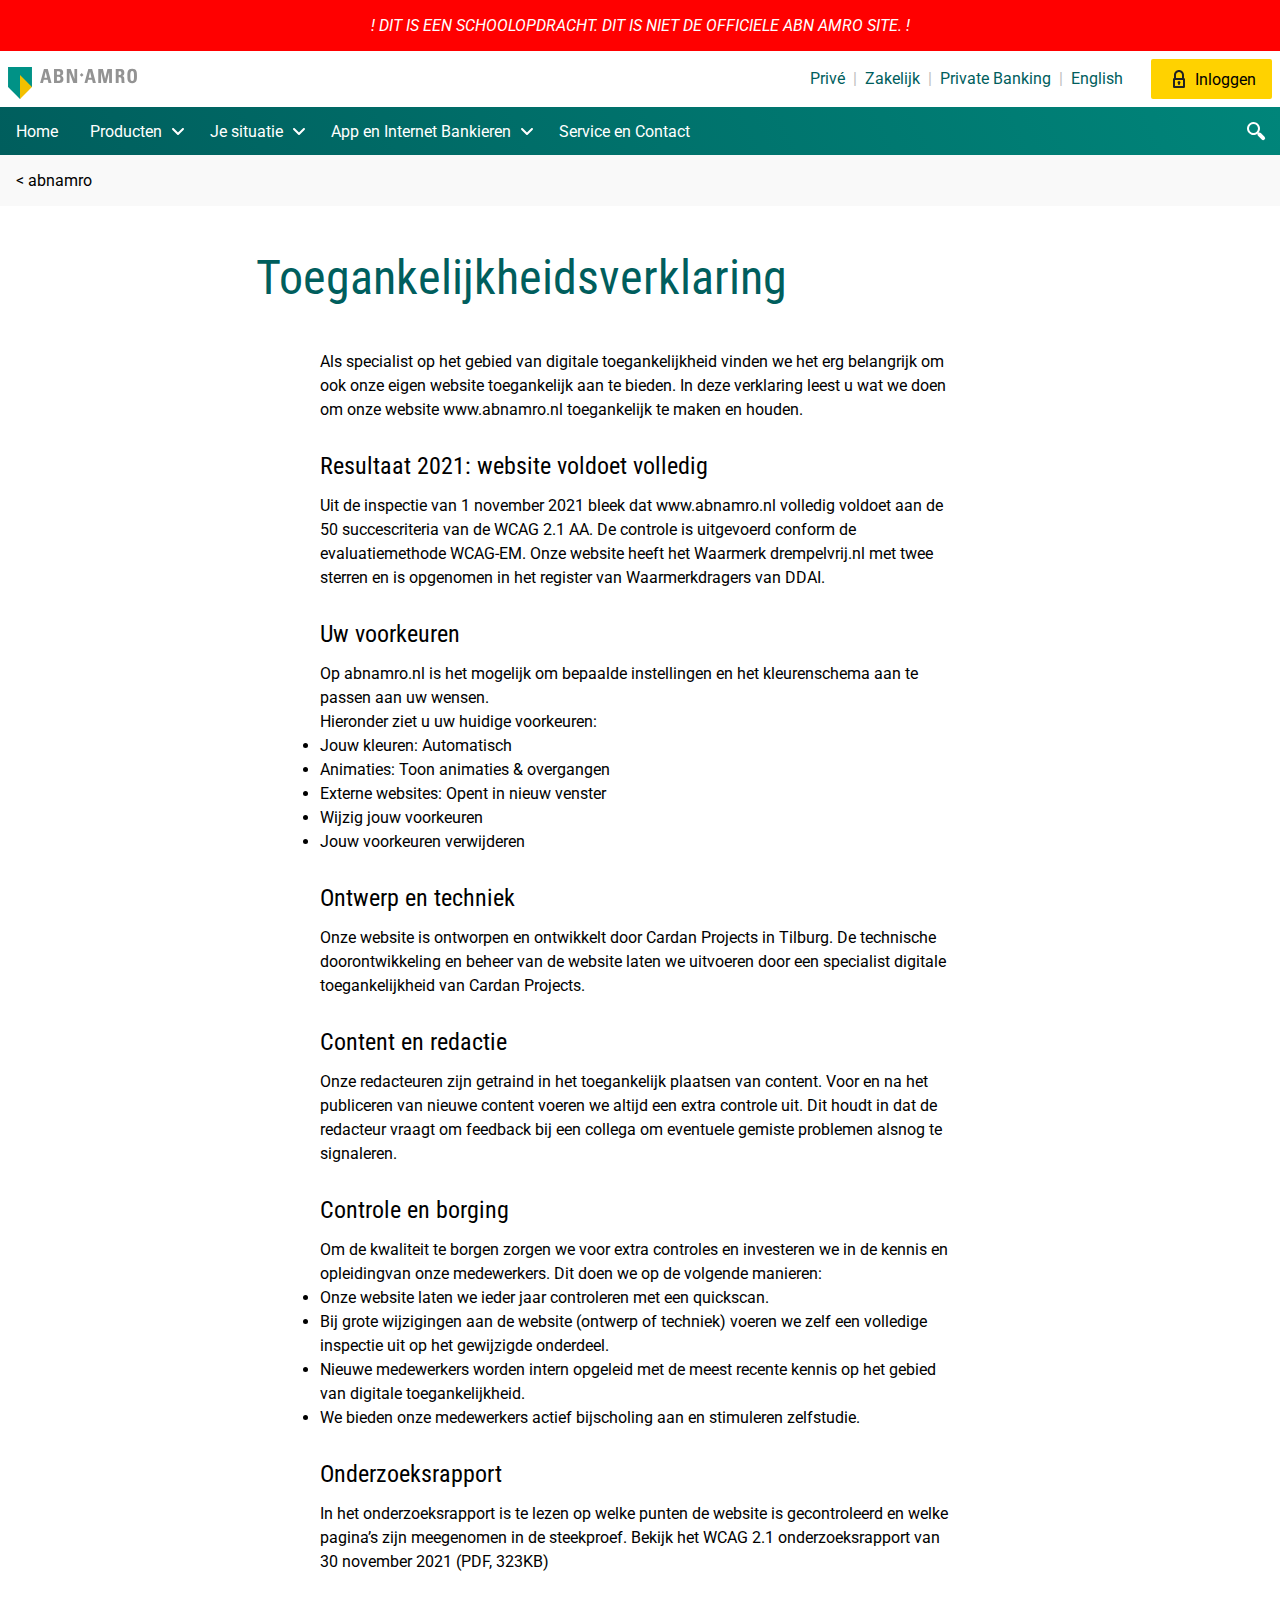
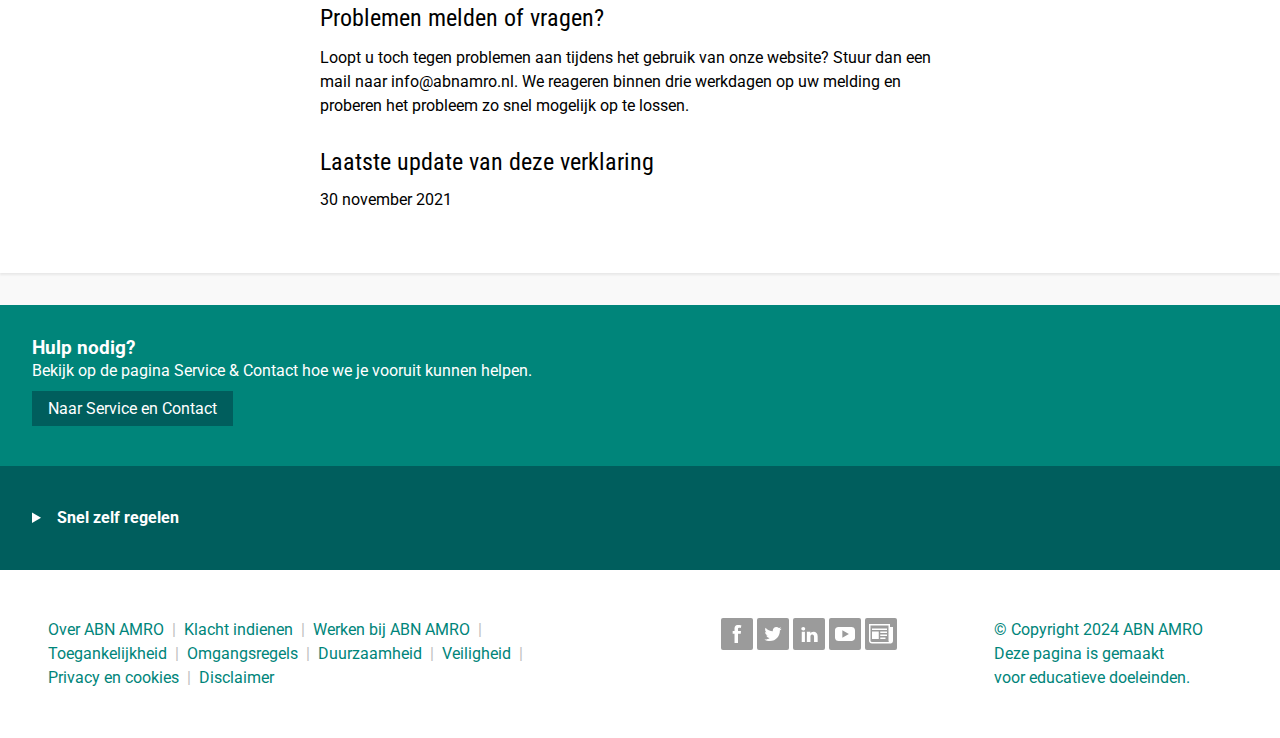
<file: index.html>
<!DOCTYPE html>
<html lang="nl">

<head>
    <meta charset="UTF-8">
    <meta name="viewport" content="width=device-width, initial-scale=1.0">
    <title>ABN AMRO</title>

    <link rel="icon" type="image/x-icon" href="assets/favicon.ico">
    <link rel="stylesheet" href="styles/style.css">

    <link rel="preconnect" href="https://fonts.googleapis.com">
    <link rel="preconnect" href="https://fonts.gstatic.com" crossorigin>
    <link
        href="https://fonts.googleapis.com/css2?family=Roboto+Condensed:ital,wght@0,100..900;1,100..900&family=Roboto:ital,wght@0,100;0,300;0,400;0,500;0,700;0,900;1,100;1,300;1,400;1,500;1,700;1,900&display=swap"
        rel="stylesheet">
</head>

<body>
    <header>
        <div class="alert"><em>! DIT IS EEN SCHOOLOPDRACHT. DIT IS NIET DE OFFICIELE ABN AMRO SITE. !</em></div>
        <a href="#main" class="visually-hidden">Skip to main content</a>

        <nav class="nav-secondary">
            <div class="container">
                <a href="#" class="logo" aria-label="home"><img src="assets/abn.svg" height="100" alt=""></a>
                <ul class="desktop-only inline-link-list">
                    <li><a href="#">Privé</a></li>
                    <li><a href="#">Zakelijk</a></li>
                    <li><a href="#">Private Banking</a></li>
                    <li><a href="#">English</a></li>
                </ul>
                <a href="#" class="sign-in"><img src="assets/lock.svg" alt="">Inloggen</a>
            </div>
        </nav>

        <nav class="nav-primary">
            <div class="container">
                <ul>
                    <li class="desktop-only">
                        <a href="#">Home</a>
                    </li>
                    <li>
                        <button class="button-producten button-nav-primary" aria-expanded="false"
                            aria-controls="producten">Producten</button>
                        <nav class="subnav collapsed" id="producten">
                            <ul class="container">
                                <li><button>Betalen & Creditcards</button></li>
                                <li><button>Hypotheken</button></li>
                                <li><button>Geld Lenen</button></li>
                                <li><button>Beleggen</button></li>
                                <li><button>Sparen</button></li>
                                <li><button>Verzekeringen</button></li>
                                <li><button>Pensioen</button></li>
                            </ul>
                        </nav>
                    </li>
                    <li>
                        <button class="button-situatie button-nav-primary" aria-expanded="false"
                            aria-controls="situatie">Je situatie</button>
                        <nav class="subnav collapsed" id="situatie">
                            <ul class="container">
                                <li><button>Familie & relaties</button></li>
                                <li><button>Wonen</button></li>
                                <li><button>Studeren & Werken</button></li>
                                <li><button>Vermogen</button></li>
                                <li><button>Senioren</button></li>
                                <li><button>Ondernemers & medici</button></li>
                                <li><button>Speciaal voor</button></li>
                            </ul>
                        </nav>
                    </li>  
                    <li>
                        <button class="button-app button-nav-primary" aria-expanded="false"
                            aria-controls="bankieren">App en Internet Bankieren</button>
                        <nav class="subnav collapsed" id="bankieren">
                            <ul class="container">
                                <li><button>ABN AMRO app</button></li>
                                <li><button>Internet Bankieren</button></li>
                                <li><button>Hulp bij bankieren</button></li>
                                <li><button>Meer apps</button></li>
                                <li><button>Veilig bankieren</button></li>
                            </ul>
                        </nav>
                    </li>
                    <li>
                        <a href="#">Service en Contact</a>
                    </li>
                </ul>

                <!-- Searchbar -->
                <form>
                    <button class="search" aria-label="search" type="button"></button>
                    <input type="search" class="collapsed" placeholder="zoeken" >
                </form>
            </div>
        </nav>
    </header>

    <main id="main">
        <!-- Breadcrumb -->
        <a href="#" class="breadcrumb">&lt; abnamro</a>

        <div class="container">
            <section>
                <h1 class="header-xl">Toegankelijkheidsverklaring</h1>
                <p>Als specialist op het gebied van digitale toegankelijkheid vinden we het erg belangrijk om ook onze
                    eigen website toegankelijk aan te bieden. In deze verklaring leest u wat we doen om onze website
                    www.abnamro.nl toegankelijk te maken en houden.</p>
            </section>

            <section>
                <h2 class="header-m">Resultaat 2021: website voldoet volledig</h2>
                <p>Uit de inspectie van 1 november 2021 bleek dat www.abnamro.nl volledig voldoet aan de 50
                    succescriteria van de WCAG 2.1 AA. De controle is uitgevoerd conform de evaluatiemethode WCAG-EM.
                    Onze website heeft het Waarmerk drempelvrij.nl met twee sterren en is opgenomen in het register van
                    Waarmerkdragers van DDAI.</p>
            </section>

            <section>
                <h2 class="header-m">Uw voorkeuren</h2>
                <p>Op abnamro.nl is het mogelijk om bepaalde instellingen en het kleurenschema aan te passen aan uw
                    wensen.</p>
                <p>Hieronder ziet u uw huidige voorkeuren:</p>

                <ul>
                    <li>Jouw kleuren: Automatisch</li>
                    <li>Animaties: Toon animaties & overgangen</li>
                    <li>Externe websites: Opent in nieuw venster</li>
                    <li>Wijzig jouw voorkeuren</li>
                    <li>Jouw voorkeuren verwijderen</li>
                </ul>
            </section>

            <section>
                <h2 class="header-m">Ontwerp en techniek</h2>
                <p>Onze website is ontworpen en ontwikkelt door Cardan Projects in Tilburg. De technische
                    doorontwikkeling en beheer van de website laten we uitvoeren door een specialist digitale
                    toegankelijkheid van Cardan Projects.</p>
            </section>

            <section>
                <h2 class="header-m">Content en redactie</h2>
                <p>Onze redacteuren zijn getraind in het toegankelijk plaatsen van content. Voor en na het publiceren
                    van nieuwe content voeren we altijd een extra controle uit. Dit houdt in dat de redacteur vraagt om
                    feedback bij een collega om eventuele gemiste problemen alsnog te signaleren.</p>
            </section>

            <section>
                <h2 class="header-m">Controle en borging</h2>
                <p>Om de kwaliteit te borgen zorgen we voor extra controles en investeren we in de kennis en
                    opleidingvan onze medewerkers. Dit doen we op de volgende manieren:</p>
                <ul>
                    <li>Onze website laten we ieder jaar controleren met een quickscan.</li>
                    <li>Bij grote wijzigingen aan de website (ontwerp of techniek) voeren we zelf een volledige
                        inspectie uit op het gewijzigde onderdeel.</li>
                    <li>Nieuwe medewerkers worden intern opgeleid met de meest recente kennis op het gebied van digitale
                        toegankelijkheid.</li>
                    <li>We bieden onze medewerkers actief bijscholing aan en stimuleren zelfstudie.</li>
                </ul>
            </section>

            <section>
                <h2 class="header-m">Onderzoeksrapport</h2>
                <p>In het onderzoeksrapport is te lezen op welke punten de website is gecontroleerd en welke pagina’s
                    zijn meegenomen in de steekproef. Bekijk het WCAG 2.1 onderzoeksrapport van 30 november 2021 (PDF,
                    323KB)</p>
            </section>

            <section>
                <h2 class="header-m">Problemen melden of vragen?</h2>
                <p>Loopt u toch tegen problemen aan tijdens het gebruik van onze website? Stuur dan een mail naar
                    info@abnamro.nl. We reageren binnen drie werkdagen op uw melding en proberen het probleem zo snel
                    mogelijk op te lossen.</p>
            </section>

            <section>
                <h2 class="header-m">Laatste update van deze verklaring</h2>
                <time datetime="2021-11-30">30 november 2021</time>
            </section>
        </div>
    </main>

    <footer>
        <section class="footer-help">
            <div class="container">
                <h3>Hulp nodig?</h3>
                <p>Bekijk op de pagina Service & Contact hoe we je vooruit kunnen helpen.</p>
                <a href="#" class="button-link button-help">Naar Service en Contact</a>
            </div>
        </section>

        <section class="footer-nav">
            <div class="container">
                <details>
                    <summary>
                        <h3 class="header-xs">Snel zelf regelen</h3>
                    </summary>
                    <div class="flex">
                        <section class="footer-subsection">
                            <h3 class="header-xs">Producten</h3>
                            <ul>
                                <li><a href="#">Betalen & Creditcards</a></li>
                                <li><a href="#">Hypotheken</a></li>
                                <li><a href="#">Geld lenen</a></li>
                                <li><a href="#">Beleggen</a></li>
                                <li><a href="#">Sparen</a></li>
                                <li><a href="#">Verzekeringen</a></li>
                                <li><a href="#">Pensioen</a></li>
                            </ul>
                        </section>

                        <div class="subflex">
                            <section class="footer-subsection">
                                <h3 class="header-xs">Je situatie</h3>
                                <ul>
                                    <li><a href="#">Ouders & Kinderen</a></li>
                                    <li><a href="#">Wonen</a></li>
                                    <li><a href="#">Studeren</a></li>
                                    <li><a href="#">Vermogen</a></li>
                                    <li><a href="#">Senioren</a></li>
                                    <li><a href="#">Ondernemers</a></li>
                                </ul>
                            </section>
                            <section class="footer-subsection">
                                <h3 class="header-xs">Meest gezocht</h3>
                                <ul>
                                    <li><a href="#">Hypotheek berekenen</a></li>
                                    <li><a href="#">E.dentifier</a></li>
                                    <li><a href="#">Jaaroverzicht</a></li>
                                    <li><a href="#">Rood staan</a></li>
                                </ul>
                            </section>
                        </div>

                        <section class="footer-subsection">
                            <h3 class="header-xs">Digitale Diensten</h3>
                            <ul>
                                <li><a href="#">Internet Bankieren</a></li>
                                <li><a href="#">ABN AMRO app</a></li>
                                <li><a href="#">Tikkie</a></li>
                                <li><a href="#">Apple Pay</a></li>
                                <li><a href="#">Google Pay</a></li>
                                <li><a href="#">Veilig bankieren</a></li>
                            </ul>
                        </section>
                    </div>
                </details>
            </div>
        </section>

        <section class="footer-socials">
            <div class="container">
                <h3 class="visually-hidden">Overige links</h3>
                <ul class="secondary-footer-nav inline-link-list">
                    <li><a href="#">Over ABN AMRO</a></li>
                    <li><a href="#">Klacht indienen</a></li>
                    <li><a href="#">Werken bij ABN AMRO</a></li>
                    <li><a href="#">Toegankelijkheid</a></li>
                    <li><a href="#">Omgangsregels</a></li>
                    <li><a href="#">Duurzaamheid</a></li>
                    <li><a href="#">Veiligheid</a></li>
                    <li><a href="#">Privacy en cookies</a></li>
                    <li><a href="#">Disclaimer</a></li>
                </ul>

                <ul class="socials">
                    <li><a href="#" class="social-button" aria-label="Facebook">
                            <img src="assets/facebook.svg" alt=""></a></li>
                    <li><a href="#" class="social-button" aria-label="X">
                            <img src="assets/twitter.svg" alt=""></a></li>
                    <li><a href="#" class="social-button" aria-label="LinkedIn">
                            <img src="assets/linkedin.svg" alt=""></a></li>
                    <li><a href="#" class="social-button" aria-label="YouTube">
                            <img src="assets/youtube.svg" alt=""></a></li>
                    <li><a href="#" class="social-button" aria-label="Nieuwsbrief">
                            <img src="assets/nieuwsbrief.svg" alt=""></a></li>
                </ul>

                <div class="copyright">
                    <p>© Copyright 2024 ABN AMRO</p>
                    <p>Deze pagina is gemaakt voor educatieve doeleinden.</p>
                </div>
            </div>
        </section>
    </footer>

    <script src="scripts/searchbar.js"></script>
    <script src="scripts/nav.js"></script>
</body>

</html>
</file>
<file: styles/style.css>
/* ==================== */
/* = CUSTOM VARIABLES = */
/* ==================== */

:root {
    --abn-dark-green: #004c4c;
    --abn-green: #00A296;

    --primary-color: #005e5d;
    --secondary-color: #00857a;
    --accent-color: #ffd200;

    --primary-bg: #F9F9F9;
    --secondary-bg: #FFFFFF;

    --primary-font: "Roboto", sans-serif;
    --secondary-font: "Roboto Condensed", sans-serif;

    --content-width: 1300px;
}

/* ================== */
/* = GENERAL STYLES = */
/* ================== */

* {
    box-sizing: border-box;
    margin: 0;
    padding: 0;
}

html,
body {
    height: 100%;
    max-width: 100vw;
}

body {
    overflow-x: hidden;
}

a {
    text-decoration: none;
    color: inherit;

    &:hover {
        text-decoration: underline;
    }
}

.container {
    display: flex;
    justify-content: space-between;
    align-items: center;
    max-width: var(--content-width);
    margin: auto;
}

.desktop-only {
    display: none;
}

@media screen and (min-width: 768px) {
    .desktop-only {
        display: inherit;
    }
}

.alert {
    color: white;
    background-color: red;
    padding: 1em;
    width: 100%;
    display: flex;
    align-items: center;
    justify-content: center;
}

/* Positioning helper classes */
.flex {
    display: flex;
    flex-direction: column;
}

@media screen and (min-width: 768px) {
    .flex {
        flex-direction: row;
    }
}

.subflex {
    display: flex;
    flex-direction: column;
}

@media screen and (min-width:1000px) {
    .subflex {
        flex-direction: row;
    }
}

/* ============== */
/* = TYPOGRAPHY = */
/* ============== */

body {
    font-family: var(--primary-font);
}

p {
    line-height: 1.5em;
}

.header-xl {
    font-family: var(--secondary-font);
    font-size: clamp(1.5rem, 8vw, 3rem);
    line-height: 3rem;
    font-weight: 400;
    color: var(--primary-color);
    padding-bottom: .5em;
    text-wrap: balance;
}

.header-l {
    font-family: var(--secondary-font);
    font-size: clamp(1.5rem, 6vw, 2rem);
    line-height: 2.5rem;
    font-weight: 400;
    text-wrap: balance;
}

.header-m {
    font-family: var(--secondary-font);
    font-size: clamp(1.3rem, 5vw, 1.5rem);
    line-height: 2rem;
    font-weight: 400;
    padding: .5em 0;
    text-wrap: balance;
}

.header-s {
    font-family: var(--secondary-font);
    font-size: 1.125rem;
    line-height: 1.5em;
    margin: .5em;
}

.header-xs {
    font-family: var(--primary-font);
    font-size: 1rem;
    line-height: 1.5em;
    margin: .5em;
}

/* =============== */
/* = PRIMARY NAV = */
/* =============== */

.nav-primary {
    background-color: var(--primary-color);
    background-image: linear-gradient(-296deg, var(--primary-color), var(--secondary-color));
    color: white;

    ul {
        display: flex;
        gap: 0;
        align-items: stretch;
        list-style: none;

        li {
            min-width: max-content;
        }
    }

    a,
    button {
        display: flex;
        align-items: center;
        height: 100%;
        padding-inline: 1em;
        transition: .2s;

        &:hover {
            background-color: #ffffff20;
            cursor: pointer;
            text-decoration: none;
            transition: .2s;
        }
    }

    button {
        position: relative;

        /* Remove default styling */
        appearance: none;
        background-color: unset;
        border: 0;

        /* Typography */
        font-family: var(--primary-font);
        font-size: 1rem;
        color: white;
    }

    /* The buttons that control the collapsible subnavs. */
    /* Subnavs: expanded */
    .button-nav-primary {
        padding-right: 2em;
        background-color: var(--primary-color);
    }

    .button-nav-primary::after {
        display: block;
        position: absolute;
        top: 25%;
        right: 0.25em;
        aspect-ratio: 1;
        height: 50%;

        background-image: url(../assets/arrow-down.svg);
        background-repeat: no-repeat;
        content: "";
        transform: rotate(-180deg);
        transition: .3s;
    }

    /* Subnavs: collapsed */
    li:has(nav.collapsed) {
        .button-nav-primary {
            background-color: unset;
        }

        .button-nav-primary::after {
            transform: rotate(0deg);
            transform-origin: center;
            transition: .3s;
        }
    }

    /* Searchbar: expanded */
    form {
        position: relative;

        .search {
            background-image: url(../assets/icon-x.svg);
        }
    }

    /* Searchbar: collapsed */
    form:has(input.collapsed) {
        .search {
            background-image: url(../assets/search.svg);
        }
    }

    /* Search button */
    .search {
        width: 3em;
        height: 3em;
        position: absolute;
        right: 0;

        background-color: var(--secondary-color);
        background-position: center;
        background-repeat: no-repeat;
    }

    @media screen and (min-width: 768px) {
        .search {
            background-color: unset;
        }
    }

    input[type="search"] {
        /* Positioning and sizing */
        display: block;
        height: 100%;
        max-height: 2.25em;
        width: 20em;
        margin: .3em;
        padding-inline: 1em;

        /* Styling */
        appearance: none;
        border: 0;
        border-radius: 2px;
        font-size: 1rem;

        transition: .5s ease-in-out allow-discrete;

        &.collapsed {
            display: none;
            width: 0px;
            padding-inline: 0em;
            transition: .5s ease-in-out allow-discrete;
        }

        /* Needed to animate from display: none to display: block */
        @starting-style {
            width: 0px;
            padding-inline: 0em;
        }
    }

    /* Remove default 'clear all' search button */
    input[type="search"]::-webkit-search-decoration,
    input[type="search"]::-webkit-search-cancel-button,
    input[type="search"]::-webkit-search-results-button,
    input[type="search"]::-webkit-search-results-decoration {
        display: none;
    }

    .subnav {
        /* Positioning and sizing */
        width: 100vw;
        position: absolute;
        left: 0;
        z-index: 1;
        min-height: 50vh;

        /* Styling */
        background: #00675e linear-gradient(135deg, #005e5d 0, #00877d 58%, #00756f 58%, #009185 100%);
        color: white;

        ul {
            display: block;
            padding: 2em;
        }

        button {
            padding: .5em;
            width: 12em;
            font-family: var(--secondary-font);
            font-size: 1.125rem;
        }
    }

    .collapsed {
        display: none;
    }

    @media screen and (max-width: 768px) {
        .search {
            box-shadow: 0 0 20px rgba(0, 0, 0, 0.50);
            clip-path: inset(0 0 0 -20px);
        }
    }

    .container {
        align-items: stretch;

        &>ul {
            height: 3rem;
            overflow-x: scroll;
            scrollbar-width: none;
        }
    }
}

/* The nav that contains the logo and the sign-in button */
.nav-secondary {
    padding: 0em .5em;
    background-color: white;
    color: var(--primary-color);

    ul {
        display: none;

        @media screen and (min-width: 768px) {
            display: block;
        }

        li {
            display: inline-block;
            margin-right: .25em;
        }

        li::after {
            margin-left: .5em;
            content: "|";
            opacity: 50%;
            color: grey;
        }

        li:last-child:after {
            content: "";
        }
    }

    .logo {
        margin-right: auto;

        img {
            height: 2rem;
            margin-top: .75em;
        }
    }
}

.inline-link-list {
    padding: 1em;
    line-height: 1.5;

    li>a {
        padding: 1em 0;
    }
}

/* The third navbar that is only visible on mobile. 
Contains language selector, and a dropdown to pick between business and private banking. */
.nav-mobile {
    background-color: white;
    color: var(--primary-color);
}

.sign-in {
    /* Positioning and sizing */
    display: flex;
    align-items: center;
    gap: .25em;
    padding: .5em 1em;

    /* Styling */
    background-color: var(--accent-color);
    color: black;
    border-radius: 2px;
    text-decoration: none;
    
    &:hover {
        text-decoration: none;
        background-color: #E8BF2B;
    }
}

/* ======== */
/* = MAIN = */
/* ======== */

main {
    background-color: var(--primary-bg);
    padding-bottom: 2rem;

    h1 {
        margin-bottom: .5em;
        margin-top: 1em;
    }

    @media screen and (min-width: 768px) {
        h1 {
            position: relative;
            left: -5vw;
        }
    }

    section {
        width: 100%;
        max-width: 40em;
    }

    li {
        line-height: 1.5em;
    }

    .breadcrumb {
        display: block;
        width: var(--content-width);
        margin: 0 auto;
        padding: 1em;
    }

    .container {
        flex-direction: column;
        justify-content: start;
        gap: 1rem;
        max-width: var(--content-width);
        background-color: var(--secondary-bg);
        padding: 0 1em 4em 1em;
        box-shadow: 0 2px 2px 0 rgba(34, 34, 34, .08);
    }
}

/* ========== */
/* = FOOTER = */
/* ========== */

footer {
    width: 100%;
    display: flex;
    flex-direction: column;
    align-items: center;

    section {
        width: 100%;
        padding: 2rem;
    }
    
    .container {
        flex-direction: column;
        align-items: flex-start;
    }

    .button-help {
        background-color: var(--primary-color);
        margin: .5em 0;
        min-width: max-content;
    }

    .socials {
        display: inline-flex;
        list-style: none;
        gap: .25rem;
    }

    summary h3 {
        display: inline-block;
    }

    details {
        width: 100%;
    }

    .details-subsection {
        min-width: max-content;
    }

    .secondary-footer-nav {
        li {
            display: inline-block;
            margin-right: .25em;
        }

        li::after {
            margin-left: .5em;
            content: "|";
            opacity: 50%;
            color: grey;
        }

        li:last-child:after {
            content: "";
        }

        @media screen and (min-width: 768px) {
            max-width: 50%;
        }
    }
}

.footer-subsection {
    min-width: max-content;
    max-width: 20%;
    flex-grow: 0;

    ul {
        list-style: none;
        line-height: 2;

        li {
            min-width: max-content;
        }
    }

    a::before {
        content: "";
        background-image: url("../assets/arrow-right.svg");
        padding-right: 1.5em;
        background-repeat: no-repeat;
        position: relative;
        left: 0;
        transition: .2s all;
    }

    a:hover:before {
        left: .33em;
        transition: .1s all;
    }
}

.footer-help {
    background-color: var(--secondary-color);
    color: white;
}

.footer-nav {
    background-color: var(--primary-color);
    color: white;
}

.footer-socials {
    color: var(--secondary-color);
}

@media screen and (min-width: 768px) {
    .footer-socials .container {
        flex-direction: row;
    }
}

.social-button {
    display: flex;
    height: 2rem;
    width: 2rem;
    align-items: center;
    justify-content: center;

    background-color: #9b9b9b;
    border-radius: 2px;

    &:hover {
        background-color: #17928C;
    }
}

.button-link {
    display: block;
    padding: .5em 1em;
    text-decoration: none;
}

.socials,
.copyright {
    padding: 1em;
}

@media screen and (min-width: 768px) {
    .copyright {
        text-wrap: balance;
        max-width: 30ch;
    }
}

/* https://www.a11yproject.com/posts/how-to-hide-content/ */
.visually-hidden {
    clip: rect(0 0 0 0);
    clip-path: inset(50%);
    height: 1px;
    overflow: hidden;
    position: absolute;
    white-space: nowrap;
    width: 1px;
    top: 0;
}

.visually-hidden:focus {
    clip: auto;
    clip-path: unset;
    height: auto;
    overflow: auto;
    position: absolute;
    width: auto;
    background-color: white;
}
</file>
